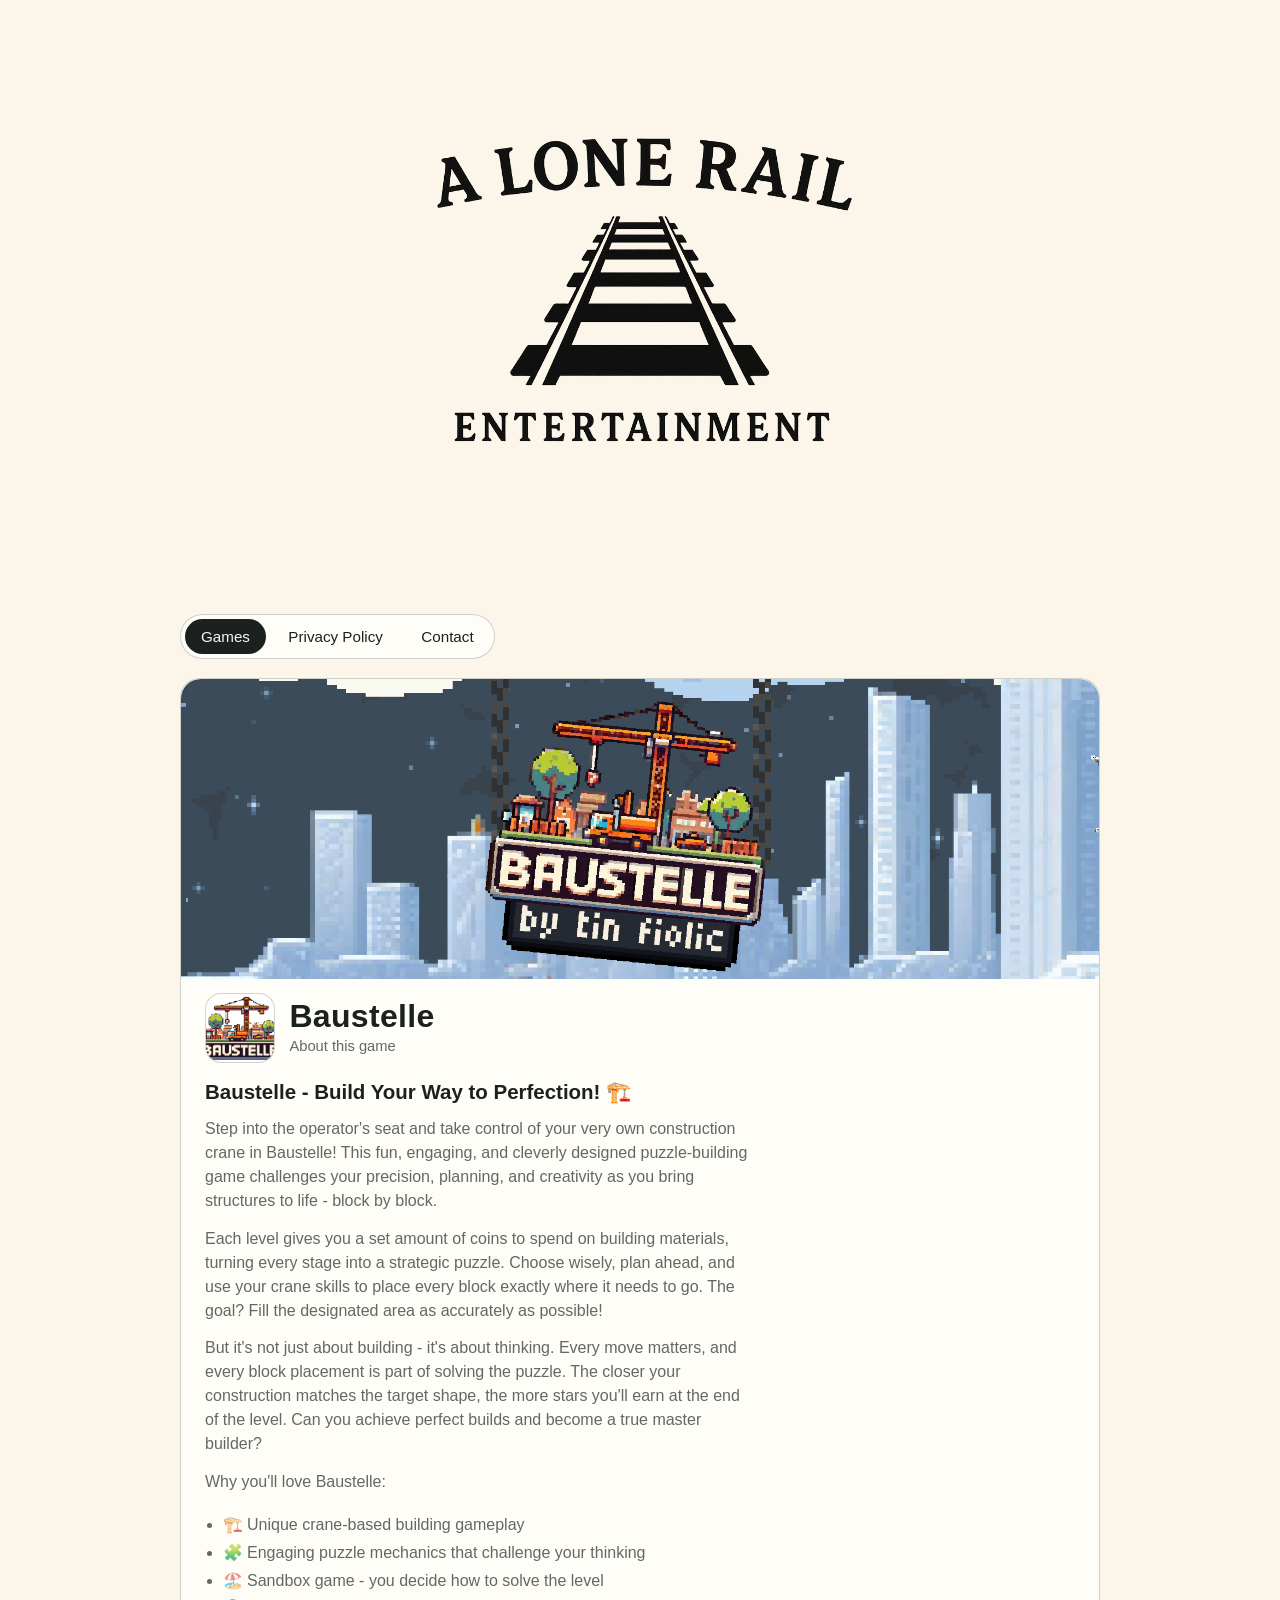
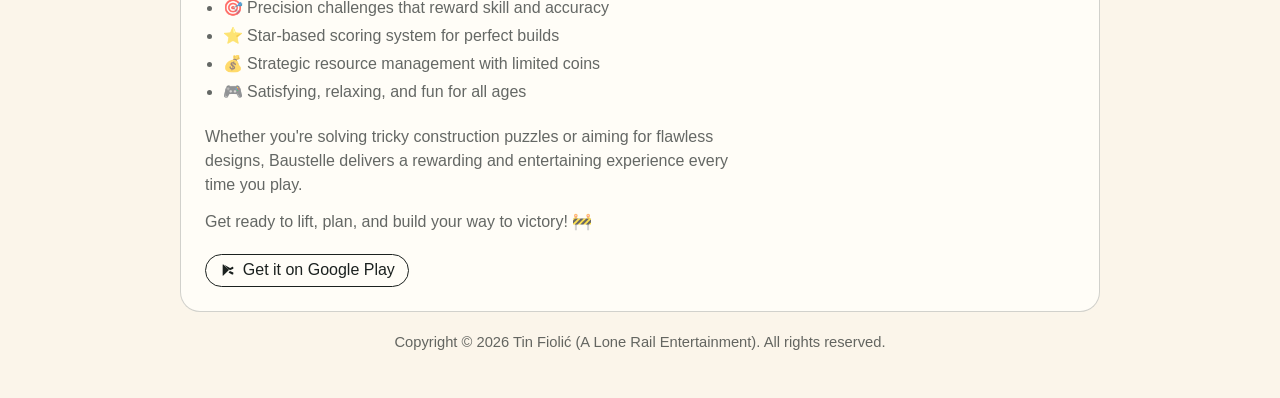
<file: index.html>
<!doctype html>
<html lang="en" data-critters-container>
<head>
  <meta charset="utf-8">
  <title>A Lone Rail Entertainment</title>
  <base href="/">
  <meta name="viewport" content="width=device-width, initial-scale=1">

  <meta name="description" content="A Lone Rail Entertainment is an indie game studio creating video games, including Baustelle. Explore our games, studio updates, contact information, and more.">
  <meta name="keywords" content="A Lone Rail Entertainment, Baustelle, indie games, video games, game studio, indie developer, PC games">
  <meta name="author" content="A Lone Rail Entertainment">
  <meta name="robots" content="index, follow, max-image-preview:large, max-snippet:-1, max-video-preview:-1">
  <meta name="theme-color" content="#fbf5ea">

  <link rel="canonical" href="https://alonerail.com/">
  <link rel="icon" type="image/png" href="assets/rail_icon.png">

  <meta property="og:type" content="website">
  <meta property="og:site_name" content="A Lone Rail Entertainment">
  <meta property="og:title" content="A Lone Rail Entertainment | Indie Video Games, Including Baustelle">
  <meta property="og:description" content="Discover A Lone Rail Entertainment and our video games, including Baustelle.">
  <meta property="og:url" content="https://alonerail.com/">
  <meta property="og:image" content="https://alonerail.com/assets/lonerailentertainment_logo.png">
  <meta property="og:image:alt" content="A Lone Rail Entertainment promotional artwork featuring Baustelle">

  <meta name="twitter:card" content="summary_large_image">
  <meta name="twitter:title" content="A Lone Rail Entertainment | Indie Video Games, Including Baustelle">
  <meta name="twitter:description" content="Discover A Lone Rail Entertainment and our video games, including Baustelle.">
  <meta name="twitter:image" content="https://alonerail.com/assets/lonerailentertainment_logo.png">
  <meta name="twitter:image:alt" content="A Lone Rail Entertainment promotional artwork featuring Baustelle">

  <script type="application/ld+json">
  {
    "@context": "https://schema.org",
    "@type": "Organization",
    "name": "A Lone Rail Entertainment",
    "url": "https://alonerail.com/",
    "logo": "https://alonerail.com/assets/rail_icon.png",
    "description": "A Lone Rail Entertainment is an indie game studio creating video games, including Baustelle.",
    "sameAs": []
  }
  </script>

  <style>
    html,body{margin:0;padding:0;background:#fbf5ea}
    body{color:#1b211f;font-family:Segoe UI,Trebuchet MS,Gill Sans,sans-serif}
  </style>
<style>html,body{margin:0;padding:0;background:#fbf5ea}body{color:#1b211f;font-family:Segoe UI,Trebuchet MS,Gill Sans,sans-serif}</style><link rel="stylesheet" href="styles-3TZI45D7.css" media="print" onload="this.media='all'"><noscript><link rel="stylesheet" href="styles-3TZI45D7.css"></noscript></head>
<body>
  <app-root></app-root>
<script src="polyfills-FFHMD2TL.js" type="module"></script><script src="main-MXMKMCJA.js" type="module"></script></body>
</html>
</file>
<file: styles-3TZI45D7.css>
html,body{margin:0;padding:0;background:#fbf5ea}body{color:#1b211f;font-family:Segoe UI,Trebuchet MS,Gill Sans,sans-serif}
</file>
